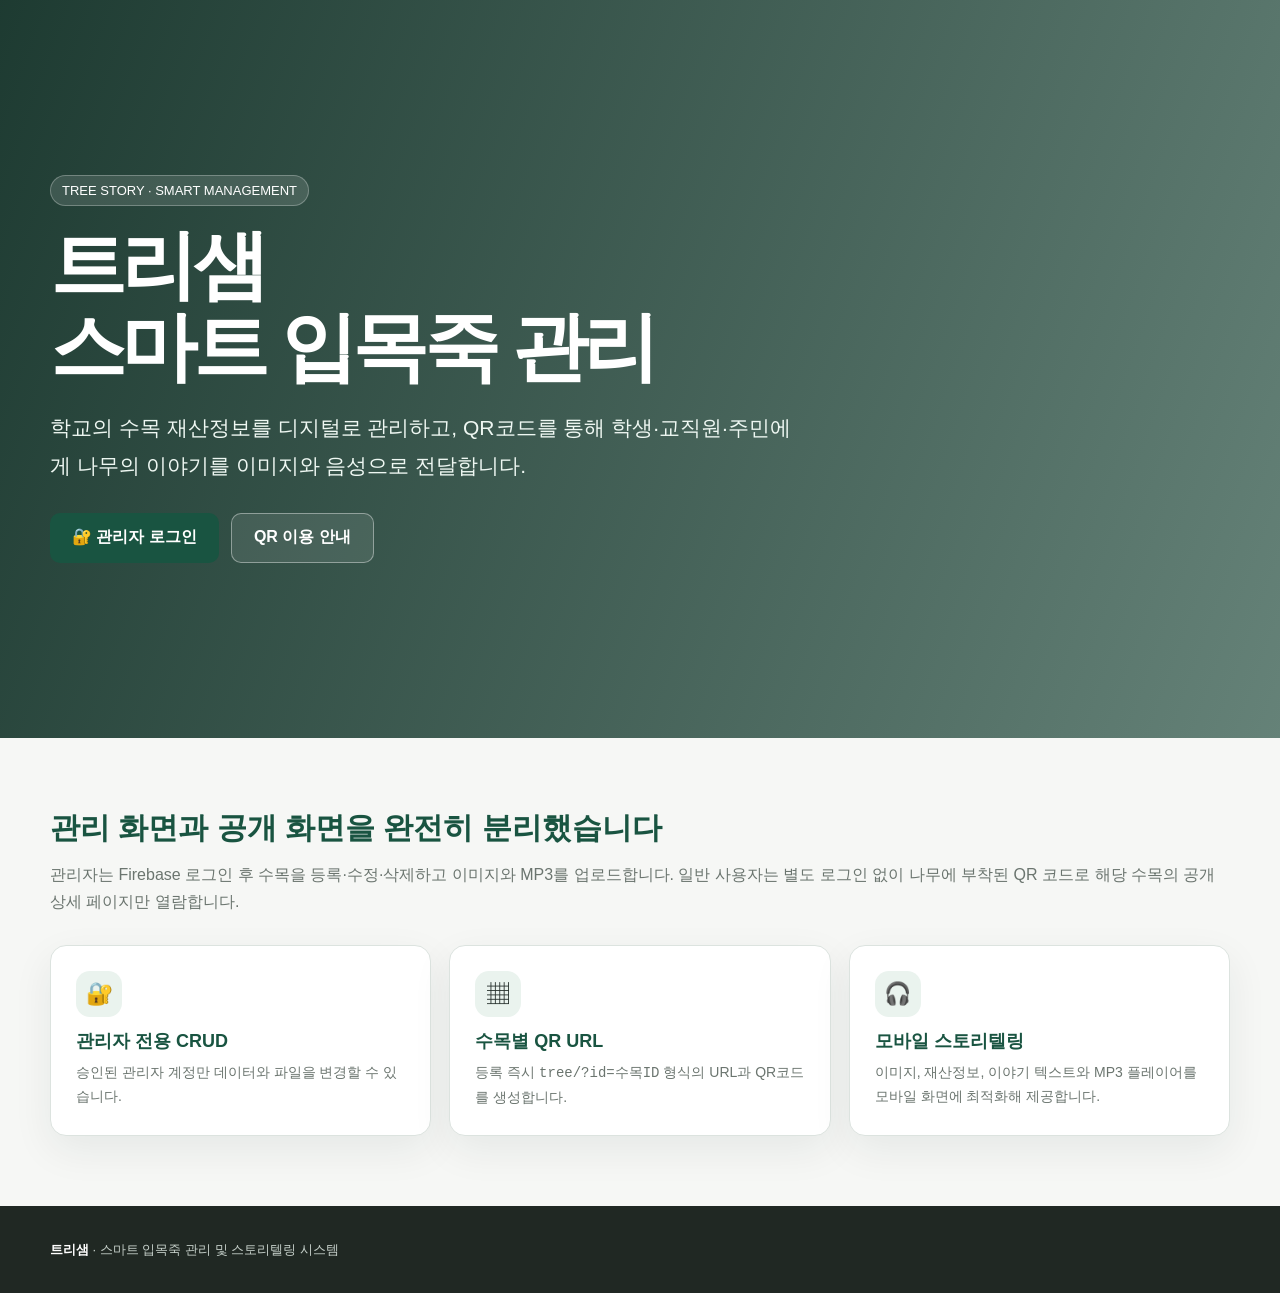
<file: index.html>
<!doctype html><html lang="ko"><head><meta charset="utf-8"><meta name="viewport" content="width=device-width,initial-scale=1"><meta name="theme-color" content="#123f32"><title>트리샘 스마트 입목죽 관리 시스템</title><link rel="stylesheet" href="css/app.css"></head><body>
<section class="hero"><div class="container"><div class="hero-card"><span class="eyebrow">TREE STORY · SMART MANAGEMENT</span><h1>트리샘<br>스마트 입목죽 관리</h1><p>학교의 수목 재산정보를 디지털로 관리하고, QR코드를 통해 학생·교직원·주민에게 나무의 이야기를 이미지와 음성으로 전달합니다.</p><div class="hero-actions"><a class="btn" href="login/">🔐 관리자 로그인</a><a class="btn ghost" href="#how">QR 이용 안내</a></div></div></div></section>
<section class="section" id="how"><div class="container"><h2>관리 화면과 공개 화면을 완전히 분리했습니다</h2><p class="section-lead">관리자는 Firebase 로그인 후 수목을 등록·수정·삭제하고 이미지와 MP3를 업로드합니다. 일반 사용자는 별도 로그인 없이 나무에 부착된 QR 코드로 해당 수목의 공개 상세 페이지만 열람합니다.</p><div class="feature-grid"><article class="feature-card"><div class="feature-icon">🔐</div><b>관리자 전용 CRUD</b><p>승인된 관리자 계정만 데이터와 파일을 변경할 수 있습니다.</p></article><article class="feature-card"><div class="feature-icon">▦</div><b>수목별 QR URL</b><p>등록 즉시 <code>tree/?id=수목ID</code> 형식의 URL과 QR코드를 생성합니다.</p></article><article class="feature-card"><div class="feature-icon">🎧</div><b>모바일 스토리텔링</b><p>이미지, 재산정보, 이야기 텍스트와 MP3 플레이어를 모바일 화면에 최적화해 제공합니다.</p></article></div></div></section>
<footer class="footer"><div class="container"><strong>트리샘</strong> · 스마트 입목죽 관리 및 스토리텔링 시스템</div></footer>
</body></html>
</file>
<file: css/app.css>
:root{--green:#195441;--dark:#0b2d24;--muted:#6b756f;--line:#dce3df;--bg:#f6f7f5;--danger:#b42323}*{box-sizing:border-box}html{scroll-behavior:smooth}body{margin:0;font-family:Arial,'Noto Sans KR',sans-serif;color:#27312d;background:var(--bg)}a{text-decoration:none;color:inherit}button,input,textarea,select{font:inherit}button{cursor:pointer}.container{width:min(1180px,calc(100% - 32px));margin:auto}.hidden{display:none!important}.muted{color:var(--muted)}.panel,.feature-card{background:#fff;border:1px solid var(--line);border-radius:16px;box-shadow:0 14px 40px #0b2d2412}.btn{min-height:42px;border:0;border-radius:10px;padding:0 16px;background:var(--green);color:#fff;font-weight:700;display:inline-flex;align-items:center;justify-content:center}.btn.secondary{background:#fff;color:var(--green);border:1px solid #b9c9c1}.btn:disabled{opacity:.55}.brand{font-size:22px;font-weight:800;color:var(--green)}
.hero{min-height:82vh;display:flex;align-items:center;background:linear-gradient(110deg,#08281ee8,#0c3a2b9e),url('https://d2xsxph8kpxj0f.cloudfront.net/310519663622509132/mCBAxxxLuUCiihESSrasvg/treesam-hero-background-a8Jp3Jy9tE88cgKXYMvBrH.webp') center/cover}.hero-card{max-width:760px;color:#fff;padding:80px 0}.eyebrow{display:inline-flex;padding:7px 11px;border-radius:999px;background:#ffffff20;border:1px solid #ffffff45;font-size:13px}.hero h1{font-size:clamp(42px,6vw,76px);letter-spacing:-.06em;line-height:1.08;margin:18px 0}.hero p{font-size:clamp(16px,2vw,21px);line-height:1.8;color:#eef7f2}.hero-actions{display:flex;gap:12px;flex-wrap:wrap;margin-top:28px}.hero-actions .btn{min-height:50px;padding:0 22px}.hero-actions .ghost{background:#ffffff18;border:1px solid #ffffff66}.section{padding:70px 0}.section h2{font-size:30px;color:var(--green);margin:0 0 12px}.section-lead{margin:0;color:var(--muted);line-height:1.7}.feature-grid{display:grid;grid-template-columns:repeat(3,1fr);gap:18px;margin-top:30px}.feature-card{padding:25px}.feature-card b{display:block;color:var(--green);font-size:18px;margin:12px 0 8px}.feature-card p{margin:0;color:var(--muted);font-size:14px;line-height:1.7}.feature-icon{width:46px;height:46px;border-radius:14px;background:#eaf3ee;display:grid;place-items:center;font-size:22px}.footer{padding:35px 0;background:#202823;color:#c6d0ca;font-size:13px}.footer strong{color:#fff}
.auth-page{min-height:100vh;display:grid;place-items:center;padding:26px;background:linear-gradient(135deg,var(--dark),#2f7258)}.auth-card{width:min(460px,100%);background:#fff;border-radius:22px;padding:32px;box-shadow:0 28px 70px #061f1766}.auth-card h1{font-size:26px;color:var(--green);margin:16px 0 8px}.auth-card p{color:var(--muted);line-height:1.65}.field{display:block;font-size:13px;font-weight:700;margin-top:15px}.field input,.field textarea,.field select{width:100%;border:1px solid #d4ddd8;border-radius:9px;background:#fff;padding:10px;margin-top:7px;outline:none}.field input,.field select{height:44px}.field textarea{min-height:120px;resize:vertical}.field input:focus,.field textarea:focus,.field select:focus{border-color:#4d9475;box-shadow:0 0 0 3px #4d94751c}.notice{display:none;margin:15px 0;padding:12px 14px;border-radius:10px;font-size:13px;line-height:1.55}.notice.show{display:block}.notice.error{background:#fff0f0;color:var(--danger)}.notice.ok{background:#e9f7ef;color:#146b3a}.notice.info{background:#edf5ff;color:#275d9a}
.topbar{position:sticky;top:0;z-index:30;background:#ffffffef;backdrop-filter:blur(12px);border-bottom:1px solid var(--line)}.topbar-inner{min-height:68px;display:flex;align-items:center;justify-content:space-between;gap:18px}.nav-actions{display:flex;align-items:center;gap:9px;flex-wrap:wrap}.dashboard-main{padding:28px 0 70px}.dashboard-head{display:flex;justify-content:space-between;gap:18px;align-items:end;margin-bottom:22px}.dashboard-head h1{margin:0;color:var(--green);font-size:28px}.dashboard-head p{margin:7px 0 0;color:var(--muted)}.search{width:min(420px,100%);height:44px;padding:0 13px;border:1px solid #cfd9d3;border-radius:10px;background:#fff}.stats{display:grid;grid-template-columns:repeat(4,1fr);gap:14px;margin-bottom:24px}.stat{padding:20px}.stat span{font-size:13px;color:var(--muted)}.stat b{display:block;margin-top:10px;font-size:28px;color:var(--green)}.tree-grid{display:grid;grid-template-columns:repeat(2,minmax(0,1fr));gap:18px}.tree-card{padding:18px;display:grid;grid-template-columns:120px 1fr;gap:17px}.tree-thumb{width:120px;height:140px;border-radius:12px;object-fit:cover;background:#e7eeea}.tree-thumb.placeholder{display:grid;place-items:center;color:#708078;font-size:42px}.tree-card h3{margin:2px 0 6px;color:var(--green)}.tree-meta{font-size:13px;color:var(--muted);line-height:1.7}.tree-actions{display:flex;gap:7px;flex-wrap:wrap;margin-top:13px}.tree-actions button{min-height:34px;border:1px solid #cfd9d3;background:#fff;border-radius:8px;padding:0 11px;color:#2f5648}.tree-actions .primary{background:var(--green);color:#fff;border-color:var(--green)}.empty{grid-column:1/-1;padding:46px;text-align:center;color:var(--muted)}
.modal-backdrop{position:fixed;inset:0;z-index:100;display:none;place-items:center;padding:16px;background:#0d231ca8}.modal-backdrop.open{display:grid}.modal{width:min(820px,100%);max-height:92vh;overflow:auto;background:#fff;border-radius:18px;padding:24px;box-shadow:0 35px 90px #0005}.modal-head{display:flex;align-items:center;justify-content:space-between;gap:12px}.modal-head h2{margin:0;color:var(--green)}.icon-btn{width:38px;height:38px;border:0;border-radius:50%;background:#eef3f0;color:var(--green);font-size:22px}.form-grid{display:grid;grid-template-columns:1fr 1fr;gap:0 14px}.wide{grid-column:1/-1}.file-box{margin-top:8px;padding:12px;border:1px dashed #aebdb5;border-radius:10px;background:#f8faf9}.preview{display:block;width:100%;max-height:260px;object-fit:contain;margin-top:10px;border-radius:9px;background:#edf2ef}.form-actions{display:flex;justify-content:flex-end;gap:8px;margin-top:22px}.qr-box{display:grid;place-items:center;min-height:230px;margin:16px auto;padding:12px;background:#fff;border:1px solid var(--line);border-radius:14px}.qr-url{display:flex;gap:8px}.qr-url input{flex:1;height:42px;border:1px solid var(--line);border-radius:9px;padding:0 10px;min-width:0}
.public-page{background:#eef3ef;min-height:100vh}.public-wrap{width:min(760px,100%);margin:auto;background:#fff;min-height:100vh;box-shadow:0 0 70px #163b2b16}.public-header{padding:18px 20px;border-bottom:1px solid var(--line);display:flex;justify-content:space-between;align-items:center}.public-content{padding:22px}.tree-hero-img{width:100%;height:min(54vw,430px);object-fit:cover;border-radius:16px;background:#e8eeea}.tree-title{font-size:34px;color:var(--green);margin:20px 0 6px}.tree-sub{color:var(--muted);margin:0}.info-grid{display:grid;grid-template-columns:repeat(2,1fr);gap:10px;margin:22px 0}.info-item{padding:14px;border-radius:12px;background:#f6f8f6}.info-item span{display:block;color:#7b857f;font-size:12px;margin-bottom:5px}.story-box{margin-top:20px;padding:20px;border-radius:16px;background:#f1f6f2}.story-box h2{margin:0 0 12px;color:var(--green);font-size:21px}.story-box p{white-space:pre-wrap;line-height:1.85;margin:0;color:#46524c}.audio-box{margin-top:16px;padding:16px;border-radius:14px;background:#153f32;color:#fff}.audio-box strong{display:block;margin-bottom:10px}.audio-box audio{width:100%}.loading{text-align:center;padding:80px 20px;color:var(--muted)}.error-box{margin:30px;padding:22px;border-radius:14px;background:#fff1f1;color:var(--danger);line-height:1.65}
@media(max-width:900px){.feature-grid{grid-template-columns:1fr 1fr}.stats{grid-template-columns:1fr 1fr}.tree-grid{grid-template-columns:1fr}}@media(max-width:640px){.container{width:min(100% - 22px,1180px)}.topbar-inner{min-height:60px}.brand{font-size:19px}.hero{min-height:72vh}.hero-card{padding:60px 0}.hero-actions{flex-direction:column}.hero-actions .btn{width:100%}.feature-grid{grid-template-columns:1fr}.section{padding:52px 0}.dashboard-head{align-items:stretch;flex-direction:column}.tree-card{grid-template-columns:88px 1fr}.tree-thumb{width:88px;height:110px}.form-grid{grid-template-columns:1fr}.wide{grid-column:auto}.modal{padding:18px}.public-content{padding:16px}.tree-title{font-size:30px}.qr-url{flex-direction:column}}
</file>
